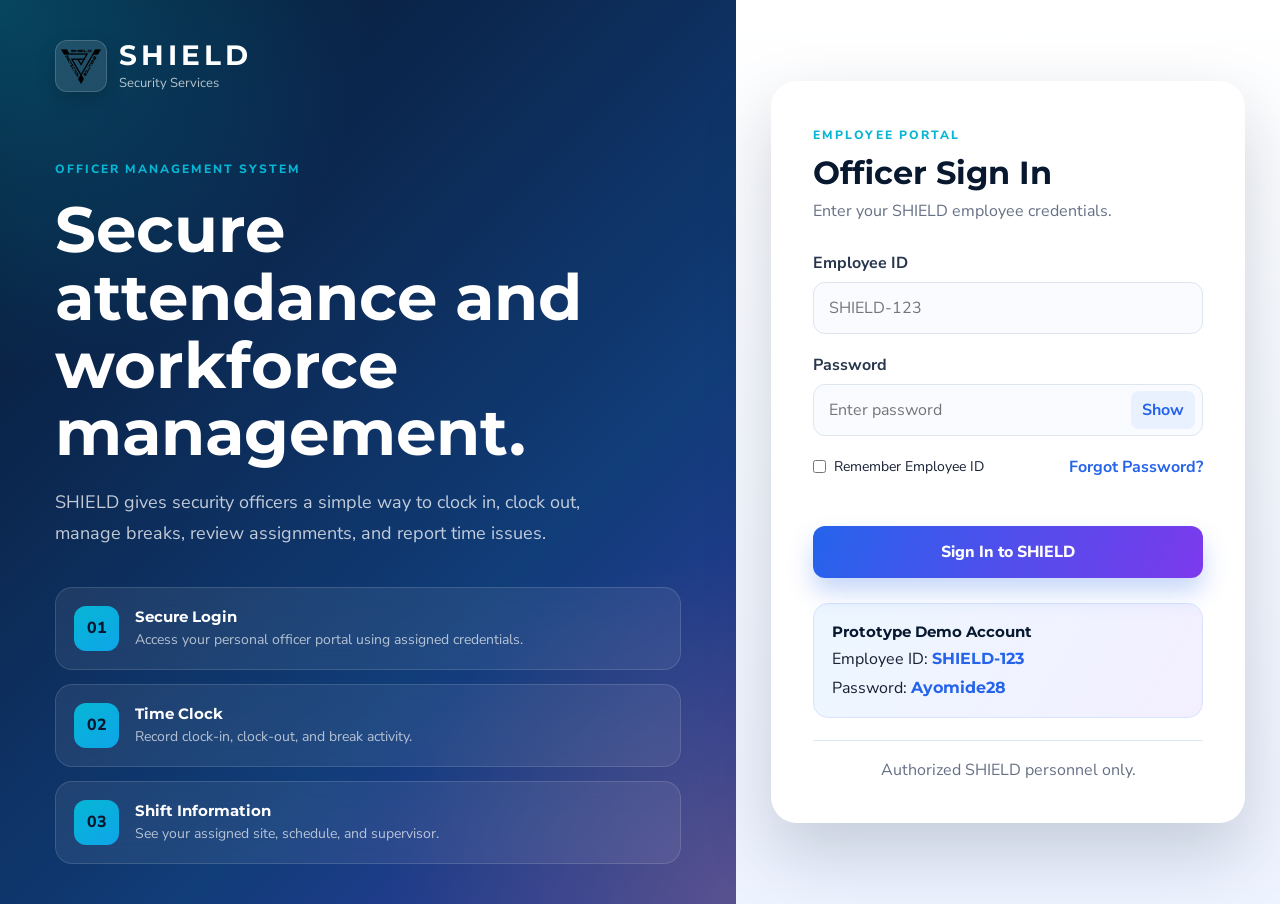
<file: Website 2/index.html>
<!DOCTYPE html>
<html lang="en">

<head>
    <meta charset="UTF-8">

    <meta
        name="viewport"
        content="width=device-width, initial-scale=1.0"
    >

    <title>SHIELD | Officer Login</title>

    <!-- Google Fonts -->
    <link
        rel="preconnect"
        href="https://fonts.googleapis.com"
    >

    <link
        rel="preconnect"
        href="https://fonts.gstatic.com"
        crossorigin
    >

    <link
        href="https://fonts.googleapis.com/css2?family=Montserrat:wght@500;600;700;800&family=Nunito+Sans:wght@400;500;600;700&display=swap"
        rel="stylesheet"
    >

    <!-- Main Stylesheet -->
    <link
        rel="stylesheet"
        href="./styles.css"
    >
</head>

<body class="login-page">

    <main class="login-container">

        <!-- =========================================
             LEFT SIDE
        ========================================== -->

        <section class="login-brand-section">

            <div class="brand">

                <div class="brand-logo">
                    <img src="./images/LOGO.png" alt="SHIELD Logo">
                </div>

                <div>
                    <h1>SHIELD</h1>
                    <p>Security Services</p>
                </div>

            </div>


            <div class="brand-content">

                <span class="eyebrow">
                    Officer Management System
                </span>

                <h2>
                    Secure attendance and workforce management.
                </h2>

                <p>
                    SHIELD gives security officers a simple
                    way to clock in, clock out, manage breaks,
                    review assignments, and report time issues.
                </p>


                <div class="login-features">

                    <article class="feature-card">

                        <span class="feature-number">
                            01
                        </span>

                        <div>

                            <h3>
                                Secure Login
                            </h3>

                            <p>
                                Access your personal officer
                                portal using assigned credentials.
                            </p>

                        </div>

                    </article>


                    <article class="feature-card">

                        <span class="feature-number">
                            02
                        </span>

                        <div>

                            <h3>
                                Time Clock
                            </h3>

                            <p>
                                Record clock-in, clock-out,
                                and break activity.
                            </p>

                        </div>

                    </article>


                    <article class="feature-card">

                        <span class="feature-number">
                            03
                        </span>

                        <div>

                            <h3>
                                Shift Information
                            </h3>

                            <p>
                                See your assigned site,
                                schedule, and supervisor.
                            </p>

                        </div>

                    </article>

                </div>

            </div>

        </section>


        <!-- =========================================
             RIGHT SIDE
        ========================================== -->

        <section class="login-form-section">

            <div class="login-card">

                <div class="login-card-header">

                    <span class="section-label">
                        Employee Portal
                    </span>

                    <h2>
                        Officer Sign In
                    </h2>

                    <p>
                        Enter your SHIELD employee credentials.
                    </p>

                </div>


                <form id="loginForm">

                    <!-- EMPLOYEE ID -->

                    <div class="form-group">

                        <label for="employeeId">
                            Employee ID
                        </label>

                        <input
                            type="text"
                            id="employeeId"
                            name="employeeId"
                            placeholder="SHIELD-123"
                            autocomplete="username"
                            required
                        >

                    </div>


                    <!-- PASSWORD -->

                    <div class="form-group">

                        <label for="password">
                            Password
                        </label>

                        <div class="password-wrapper">

                            <input
                                type="password"
                                id="password"
                                name="password"
                                placeholder="Enter password"
                                autocomplete="current-password"
                                required
                            >

                            <button
                                type="button"
                                id="togglePassword"
                                class="password-toggle"
                            >
                                Show
                            </button>

                        </div>

                    </div>


                    <!-- LOGIN OPTIONS -->

                    <div class="login-options">

                        <label class="remember-row">

                            <input
                                type="checkbox"
                                id="rememberMe"
                            >

                            <span>
                                Remember Employee ID
                            </span>

                        </label>


                        <button
                            type="button"
                            id="forgotPassword"
                            class="forgot-password"
                        >
                            Forgot Password?
                        </button>

                    </div>


                    <!-- ERROR MESSAGE -->

                    <p
                        id="loginError"
                        class="login-error"
                        aria-live="polite"
                    ></p>


                    <!-- LOGIN BUTTON -->

                    <button
                        type="submit"
                        class="login-button"
                    >
                        Sign In to SHIELD
                    </button>

                </form>


                <!-- =========================================
                     DEMO ACCOUNT
                ========================================== -->

                <div class="demo-box">

                    <h3>
                        Prototype Demo Account
                    </h3>

                    <p>
                        Employee ID:
                        <strong>SHIELD-123</strong>
                    </p>

                    <p>
                        Password:
                        <strong>Ayomide28</strong>
                    </p>

                </div>


                <div class="login-footer">

                    <p>
                        Authorized SHIELD personnel only.
                    </p>

                </div>

            </div>

        </section>

    </main>


    <!-- =========================================
         NOTIFICATION
    ========================================== -->

    <div
        id="toast"
        class="toast"
        aria-live="polite"
    ></div>


    <!-- LOGIN SCRIPT -->

    <script src="./login.js"></script>

</body>

</html>
</file>
<file: Website 2/styles.css>
/* =====================================================
   SHIELD SECURITY SERVICES
   COMPLETE STYLESHEET
===================================================== */


/* =====================================================
   RESET
===================================================== */

* {
    margin: 0;
    padding: 0;
    box-sizing: border-box;
}


/* =====================================================
   COLORS
===================================================== */

:root {
    --navy: #07182f;
    --navy-light: #12365f;

    --blue: #2563eb;
    --bright-blue: #0ea5e9;
    --cyan: #06b6d4;

    --purple: #7c3aed;

    --gold: #fbbf24;
    --orange: #f97316;

    --green: #10b981;
    --red: #ef4444;
    --pink: #ec4899;

    --white: #ffffff;

    --background: #f3f7fc;
    --text: #172033;
    --muted: #667085;
    --border: #dde5ef;

    --shadow:
        0 18px 45px
        rgba(7, 24, 47, 0.12);
}


/* =====================================================
   GLOBAL
===================================================== */

html {
    scroll-behavior: smooth;
}


body {
    min-height: 100vh;

    font-family:
        "Nunito Sans",
        sans-serif;

    color: var(--text);

    background:
        var(--background);
}


h1,
h2,
h3,
button,
strong {
    font-family:
        "Montserrat",
        sans-serif;
}


button,
input,
select,
textarea {
    font: inherit;
}


button {
    cursor: pointer;
}


/* =====================================================
   LOGIN PAGE
===================================================== */

.login-page {
    min-height: 100vh;

    background:
        linear-gradient(
            135deg,
            #06152c,
            #113d79,
            #5b36d6
        );
}


/* =====================================================
   LOGIN CONTAINER
===================================================== */

.login-container {
    min-height: 100vh;

    display: grid;

    grid-template-columns:
        1.15fr 0.85fr;
}


/* =====================================================
   LEFT LOGIN SECTION
===================================================== */

.login-brand-section {
    padding: 40px 55px;

    display: flex;
    flex-direction: column;
    justify-content: space-between;

    color: white;

    background:

        radial-gradient(
            circle at top left,
            rgba(6, 182, 212, 0.30),
            transparent 32%
        ),

        radial-gradient(
            circle at bottom right,
            rgba(251, 191, 36, 0.18),
            transparent 30%
        );
}


/* =====================================================
   BRAND AREA
===================================================== */

.brand {
    display: flex;
    align-items: center;

    gap: 12px;
}


/* =====================================================
   LOGIN PAGE LOGO
   THIS IS THE SECTION THAT CONTROLS YOUR NEW IMAGE
===================================================== */

.login-brand-section .brand-logo {
    width: 52px;
    height: 52px;

    flex-shrink: 0;

    display: flex;
    align-items: center;
    justify-content: center;

    padding: 5px;

    border-radius: 12px;

    background:
        rgba(
            255,
            255,
            255,
            0.10
        );

    border:
        1px solid
        rgba(
            255,
            255,
            255,
            0.16
        );

    overflow: hidden;

    box-shadow:
        0 8px 20px
        rgba(
            0,
            0,
            0,
            0.15
        );
}


/* THE ACTUAL LOGO IMAGE */

.login-brand-section .brand-logo img {
    width: 100%;
    height: 100%;

    display: block;

    object-fit: contain;
}


/* SHIELD WORD NEXT TO LOGO */

.brand h1 {
    font-size: 28px;

    letter-spacing: 4px;

    line-height: 1;
}


.brand p {
    margin-top: 5px;

    font-size: 13px;

    color:
        rgba(
            255,
            255,
            255,
            0.70
        );
}


/* =====================================================
   BRAND CONTENT
===================================================== */

.brand-content {
    max-width: 680px;

    margin-top: 65px;
}


.eyebrow,
.section-label {
    color: var(--cyan);

    text-transform: uppercase;

    letter-spacing: 2px;

    font-size: 12px;

    font-weight: 800;
}


.section-label.light {
    color: #a5f3fc;
}


.brand-content h2 {
    margin-top: 17px;

    font-size:
        clamp(
            40px,
            5vw,
            67px
        );

    line-height: 1.06;
}


.brand-content > p {
    margin-top: 20px;

    max-width: 590px;

    font-size: 18px;

    line-height: 1.7;

    color:
        rgba(
            255,
            255,
            255,
            0.75
        );
}


/* =====================================================
   LOGIN FEATURES
===================================================== */

.login-features {
    margin-top: 38px;

    display: grid;

    gap: 14px;
}


.feature-card {
    display: flex;

    align-items: center;

    gap: 16px;

    padding: 18px;

    border-radius: 17px;

    border:
        1px solid
        rgba(
            255,
            255,
            255,
            0.13
        );

    background:
        rgba(
            255,
            255,
            255,
            0.07
        );

    backdrop-filter:
        blur(12px);

    transition: 0.2s;
}


.feature-card:hover {
    transform:
        translateY(-2px);

    background:
        rgba(
            255,
            255,
            255,
            0.10
        );
}


.feature-number {
    width: 45px;
    height: 45px;

    flex:
        0 0 45px;

    display: grid;

    place-items: center;

    border-radius: 12px;

    background:
        linear-gradient(
            145deg,
            var(--cyan),
            var(--bright-blue)
        );

    color: var(--navy);

    font-weight: 800;
}


.feature-card h3 {
    font-size: 15px;
}


.feature-card p {
    margin-top: 4px;

    font-size: 14px;

    color:
        rgba(
            255,
            255,
            255,
            0.67
        );
}


/* =====================================================
   LOGIN FORM SIDE
===================================================== */

.login-form-section {
    padding: 35px;

    display: grid;

    place-items: center;

    background:
        linear-gradient(
            180deg,
            #ffffff,
            #edf3ff
        );
}


/* =====================================================
   LOGIN CARD
===================================================== */

.login-card {
    width: 100%;

    max-width: 500px;

    padding: 42px;

    border-radius: 26px;

    background: white;

    box-shadow:
        0 30px 70px
        rgba(
            6,
            24,
            47,
            0.18
        );
}


.login-card-header {
    margin-bottom: 30px;
}


.login-card-header h2 {
    margin-top: 8px;

    color: var(--navy);

    font-size: 32px;
}


.login-card-header p {
    margin-top: 8px;

    color: var(--muted);
}


/* =====================================================
   FORM
===================================================== */

.form-group {
    margin-bottom: 20px;
}


.form-group label {
    display: block;

    margin-bottom: 8px;

    color: #27364d;

    font-weight: 700;
}


.form-group input,
.form-group select,
.form-group textarea {
    width: 100%;

    padding: 14px 15px;

    border:
        1px solid
        var(--border);

    border-radius: 12px;

    background: #f9fbff;

    color: var(--text);

    outline: none;

    transition: 0.2s;
}


.form-group textarea {
    resize: vertical;
}


.form-group input:focus,
.form-group select:focus,
.form-group textarea:focus {
    background: white;

    border-color: var(--blue);

    box-shadow:
        0 0 0 4px
        rgba(
            37,
            99,
            235,
            0.11
        );
}


/* =====================================================
   PASSWORD
===================================================== */

.password-wrapper {
    position: relative;
}


.password-wrapper input {
    padding-right: 80px;
}


.password-toggle {
    position: absolute;

    top: 50%;
    right: 8px;

    transform:
        translateY(-50%);

    padding: 8px 11px;

    border: none;

    border-radius: 8px;

    background: #e9f1ff;

    color: var(--blue);

    font-weight: 700;
}


.password-toggle:hover {
    background: #dbe8ff;
}


/* =====================================================
   LOGIN OPTIONS
===================================================== */

.login-options {
    display: flex;

    justify-content: space-between;
    align-items: center;

    gap: 12px;
}


.remember-row {
    display: flex;

    align-items: center;

    gap: 8px;

    font-size: 14px;

    cursor: pointer;
}


.remember-row input {
    accent-color: var(--blue);
}


.forgot-password {
    border: none;

    background: none;

    color: var(--blue);

    font-weight: 700;
}


.forgot-password:hover {
    text-decoration: underline;
}


/* =====================================================
   ERROR MESSAGE
===================================================== */

.login-error {
    min-height: 24px;

    margin: 12px 0;

    color: var(--red);

    font-weight: 700;
}


/* =====================================================
   LOGIN BUTTON
===================================================== */

.login-button {
    width: 100%;

    padding: 15px;

    border: none;

    border-radius: 12px;

    background:
        linear-gradient(
            110deg,
            var(--blue),
            var(--purple)
        );

    color: white;

    font-weight: 800;

    box-shadow:
        0 14px 25px
        rgba(
            37,
            99,
            235,
            0.25
        );

    transition: 0.2s;
}


.login-button:hover {
    transform:
        translateY(-2px);

    box-shadow:
        0 18px 32px
        rgba(
            37,
            99,
            235,
            0.30
        );
}


/* =====================================================
   DEMO BOX
===================================================== */

.demo-box {
    margin-top: 25px;

    padding: 18px;

    border:
        1px solid
        #d8e3ff;

    border-radius: 15px;

    background:
        linear-gradient(
            120deg,
            #edf7ff,
            #f3efff
        );
}


.demo-box h3 {
    color: var(--navy);

    font-size: 15px;
}


.demo-box p {
    margin-top: 7px;
}


.demo-box strong {
    color: var(--blue);
}


/* =====================================================
   LOGIN FOOTER
===================================================== */

.login-footer {
    margin-top: 22px;

    padding-top: 18px;

    border-top:
        1px solid
        var(--border);

    color: var(--muted);

    text-align: center;
}


/* =====================================================
   TOAST
===================================================== */

.toast {
    position: fixed;

    right: 25px;
    bottom: 25px;

    max-width: 380px;

    padding: 15px 18px;

    border-radius: 12px;

    background: var(--navy);

    color: white;

    opacity: 0;

    transform:
        translateY(15px);

    pointer-events: none;

    transition: 0.25s;

    box-shadow: var(--shadow);

    z-index: 1000;
}


.toast.show {
    opacity: 1;

    transform:
        translateY(0);
}


/* =====================================================
   DASHBOARD
===================================================== */

.dashboard-page {
    background:
        linear-gradient(
            180deg,
            #edf4ff,
            #f8fbff
        );
}


/* =====================================================
   DASHBOARD HEADER
===================================================== */

.dashboard-header {
    position: sticky;

    top: 0;

    z-index: 100;

    display: flex;

    justify-content: space-between;
    align-items: center;

    padding:
        14px
        clamp(
            20px,
            4vw,
            55px
        );

    background:
        linear-gradient(
            100deg,
            #07182f,
            #123a68,
            #343d8f
        );

    color: white;

    box-shadow:
        0 8px 25px
        rgba(
            7,
            24,
            47,
            0.18
        );
}


/* =====================================================
   DASHBOARD LOGO
   SEPARATE FROM LOGIN LOGO
===================================================== */

.dashboard-brand {
    display: flex;

    align-items: center;

    gap: 12px;
}


.dashboard-brand .brand-logo.small {
    width: 42px;
    height: 42px;

    flex-shrink: 0;

    display: flex;

    align-items: center;
    justify-content: center;

    padding: 4px;

    border-radius: 10px;

    overflow: hidden;

    background:
        rgba(
            255,
            255,
            255,
            0.10
        );
}


.dashboard-brand .brand-logo.small img {
    width: 100%;
    height: 100%;

    object-fit: contain;

    display: block;
}


.dashboard-brand h1 {
    letter-spacing: 3px;

    font-size: 22px;
}


.dashboard-brand p {
    font-size: 13px;

    color:
        rgba(
            255,
            255,
            255,
            0.65
        );
}


/* =====================================================
   DASHBOARD USER
===================================================== */

.dashboard-user {
    display: flex;

    align-items: center;

    gap: 20px;
}


.signed-in-user {
    display: flex;

    flex-direction: column;

    text-align: right;
}


.signed-in-user span {
    font-size: 12px;

    color:
        rgba(
            255,
            255,
            255,
            0.65
        );
}


.logout-button {
    padding: 10px 16px;

    border:
        1px solid
        rgba(
            255,
            255,
            255,
            0.25
        );

    border-radius: 10px;

    background:
        rgba(
            255,
            255,
            255,
            0.10
        );

    color: white;

    font-weight: 700;
}


.logout-button:hover {
    background:
        rgba(
            255,
            255,
            255,
            0.20
        );
}


/* =====================================================
   DASHBOARD CONTAINER
===================================================== */

.dashboard-container {
    width:
        min(
            1320px,
            92%
        );

    margin:
        35px auto 70px;
}


/* =====================================================
   WELCOME BANNER
===================================================== */

.welcome-banner {
    display: flex;

    justify-content: space-between;
    align-items: center;

    gap: 25px;

    padding: 30px;

    border-radius: 24px;

    background:
        linear-gradient(
            110deg,
            var(--blue),
            var(--purple)
        );

    color: white;

    box-shadow:
        0 20px 45px
        rgba(
            91,
            54,
            214,
            0.22
        );
}


.welcome-banner h2 {
    margin-top: 7px;

    font-size:
        clamp(
            28px,
            4vw,
            42px
        );
}


.welcome-banner p {
    margin-top: 8px;

    color:
        rgba(
            255,
            255,
            255,
            0.77
        );
}


/* =====================================================
   LIVE TIME
===================================================== */

.live-time-card {
    min-width: 230px;

    padding: 18px 22px;

    border-radius: 17px;

    text-align: center;

    background:
        rgba(
            255,
            255,
            255,
            0.13
        );

    border:
        1px solid
        rgba(
            255,
            255,
            255,
            0.18
        );
}


.live-time-card span {
    display: block;

    font-size: 13px;
}


.live-time-card strong {
    display: block;

    margin-top: 5px;

    font-size: 25px;
}


/* =====================================================
   DASHBOARD SECTIONS
===================================================== */

.dashboard-section {
    margin-top: 24px;

    padding: 28px;

    border-radius: 22px;

    background: white;

    box-shadow:
        0 12px 35px
        rgba(
            7,
            24,
            47,
            0.08
        );
}


.section-heading {
    margin-bottom: 22px;
}


.section-heading h2 {
    margin-top: 5px;

    color: var(--navy);

    font-size: 25px;
}


.section-heading p {
    margin-top: 6px;

    color: var(--muted);
}


/* =====================================================
   PROFILE
===================================================== */

.profile-grid {
    display: grid;

    grid-template-columns:
        repeat(
            auto-fit,
            minmax(
                190px,
                1fr
            )
        );

    gap: 15px;
}


.profile-card {
    min-height: 128px;

    padding: 20px;

    display: flex;

    flex-direction: column;

    justify-content: space-between;

    border-radius: 17px;

    color: white;

    transition: 0.2s;
}


.profile-card:hover {
    transform:
        translateY(-3px);
}


.profile-card span {
    font-size: 13px;

    opacity: 0.8;
}


.profile-card strong {
    margin-top: 18px;

    font-size: 17px;
}


.blue-card {
    background:
        linear-gradient(
            135deg,
            #2563eb,
            #0ea5e9
        );
}


.purple-card {
    background:
        linear-gradient(
            135deg,
            #7c3aed,
            #a855f7
        );
}


.cyan-card {
    background:
        linear-gradient(
            135deg,
            #0891b2,
            #10b981
        );
}


.gold-card {
    background:
        linear-gradient(
            135deg,
            #f59e0b,
            #fbbf24
        );

    color: var(--navy);
}


.pink-card {
    background:
        linear-gradient(
            135deg,
            #ec4899,
            #f97316
        );
}


/* =====================================================
   TIME CLOCK
===================================================== */

.time-clock-grid {
    display: grid;

    grid-template-columns:
        0.8fr 1.2fr;

    gap: 18px;
}


.clock-status-card {
    padding: 24px;

    border-radius: 20px;

    background:
        linear-gradient(
            145deg,
            #07182f,
            #123f70
        );

    color: white;
}


.status-indicator {
    margin-top: 14px;

    display: flex;

    align-items: center;

    gap: 10px;

    padding: 13px 15px;

    border-radius: 13px;
}


.status-dot {
    width: 11px;
    height: 11px;

    border-radius: 50%;

    background: currentColor;

    box-shadow:
        0 0 12px
        currentColor;
}


.status-clocked-out {
    color: #ff7777;

    background:
        rgba(
            239,
            68,
            68,
            0.13
        );
}


.status-clocked-in {
    color: #46e5aa;

    background:
        rgba(
            16,
            185,
            129,
            0.15
        );
}


.status-break {
    color: #ffd05f;

    background:
        rgba(
            251,
            191,
            36,
            0.15
        );
}


.worked-time-box {
    margin-top: 25px;
}


.worked-time-box span {
    opacity: 0.65;
}


.worked-time-box strong {
    display: block;

    margin-top: 6px;

    font-size:
        clamp(
            30px,
            4vw,
            44px
        );
}


/* =====================================================
   TIME DETAILS
===================================================== */

.time-details-card {
    display: grid;

    grid-template-columns:
        repeat(
            3,
            1fr
        );

    gap: 12px;

    padding: 18px;

    border-radius: 20px;

    background:
        linear-gradient(
            145deg,
            #f3f8ff,
            #f0efff
        );

    border:
        1px solid
        #e0e7f5;
}


.time-detail {
    padding: 18px;

    border-radius: 15px;

    background: white;

    box-shadow:
        0 8px 22px
        rgba(
            7,
            24,
            47,
            0.06
        );
}


.time-detail span {
    display: block;

    color: var(--muted);

    font-size: 13px;
}


.time-detail strong {
    display: block;

    margin-top: 10px;

    color: var(--navy);

    font-size: 18px;
}


/* =====================================================
   CLOCK BUTTONS
===================================================== */

.clock-buttons {
    margin-top: 20px;

    display: grid;

    grid-template-columns:
        repeat(
            4,
            1fr
        );

    gap: 14px;
}


.clock-button {
    padding: 15px;

    border: none;

    border-radius: 12px;

    color: white;

    font-weight: 800;

    transition: 0.2s;
}


.clock-button:hover:not(:disabled) {
    transform:
        translateY(-2px);
}


.clock-button:disabled {
    opacity: 0.38;

    cursor: not-allowed;
}


.clock-in {
    background:
        linear-gradient(
            120deg,
            #10b981,
            #34d399
        );
}


.start-break {
    background:
        linear-gradient(
            120deg,
            #f59e0b,
            #f97316
        );
}


.end-break {
    background:
        linear-gradient(
            120deg,
            #06b6d4,
            #2563eb
        );
}


.clock-out {
    background:
        linear-gradient(
            120deg,
            #ef4444,
            #be123c
        );
}


/* =====================================================
   TABLE
===================================================== */

.table-wrapper {
    width: 100%;

    overflow-x: auto;

    border-radius: 14px;
}


.activity-table {
    width: 100%;

    border-collapse: collapse;
}


.activity-table thead {
    background:
        linear-gradient(
            100deg,
            var(--navy),
            #194979
        );

    color: white;
}


.activity-table th,
.activity-table td {
    padding: 14px 16px;

    text-align: left;

    border-bottom:
        1px solid
        var(--border);
}


.activity-table th {
    font-family:
        "Montserrat",
        sans-serif;

    font-size: 13px;
}


.activity-table tbody tr:hover {
    background: #f6f9ff;
}


/* =====================================================
   CORRECTION
===================================================== */

.correction-section {
    border-top:
        5px solid
        var(--gold);
}


.correction-button {
    padding: 14px 22px;

    border: none;

    border-radius: 12px;

    background:
        linear-gradient(
            110deg,
            var(--purple),
            var(--blue)
        );

    color: white;

    font-weight: 800;

    transition: 0.2s;
}


.correction-button:hover {
    transform:
        translateY(-2px);
}


/* =====================================================
   DASHBOARD FOOTER
===================================================== */

.dashboard-footer {
    padding: 25px;

    display: flex;

    justify-content: center;

    gap: 10px;

    flex-wrap: wrap;

    text-align: center;

    background: var(--navy);

    color:
        rgba(
            255,
            255,
            255,
            0.67
        );
}


.dashboard-footer strong {
    color: white;
}


/* =====================================================
   TABLET
===================================================== */

@media (max-width: 950px) {

    .login-container {
        grid-template-columns: 1fr;
    }


    .login-brand-section {
        padding: 30px 25px;
    }


    .brand-content {
        margin-top: 45px;
    }


    .login-form-section {
        padding: 30px 20px;
    }


    .time-clock-grid {
        grid-template-columns: 1fr;
    }


    .clock-buttons {
        grid-template-columns:
            repeat(
                2,
                1fr
            );
    }

}


/* =====================================================
   MOBILE
===================================================== */

@media (max-width: 650px) {

    /* LOGIN LOGO ON PHONE */

    .login-brand-section .brand-logo {
        width: 44px;
        height: 44px;

        padding: 4px;

        border-radius: 10px;
    }


    .brand h1 {
        font-size: 22px;
    }


    .brand p {
        font-size: 11px;
    }


    .login-card {
        padding: 27px 20px;
    }


    .login-options {
        flex-direction: column;

        align-items: flex-start;
    }


    .dashboard-header {
        gap: 15px;
    }


    .signed-in-user {
        display: none;
    }


    .welcome-banner {
        flex-direction: column;

        align-items: stretch;
    }


    .live-time-card {
        width: 100%;
    }


    .dashboard-section {
        padding: 20px;
    }


    .time-details-card {
        grid-template-columns: 1fr;
    }


    .clock-buttons {
        grid-template-columns: 1fr;
    }


    .profile-grid {
        grid-template-columns: 1fr;
    }

}
</file>
